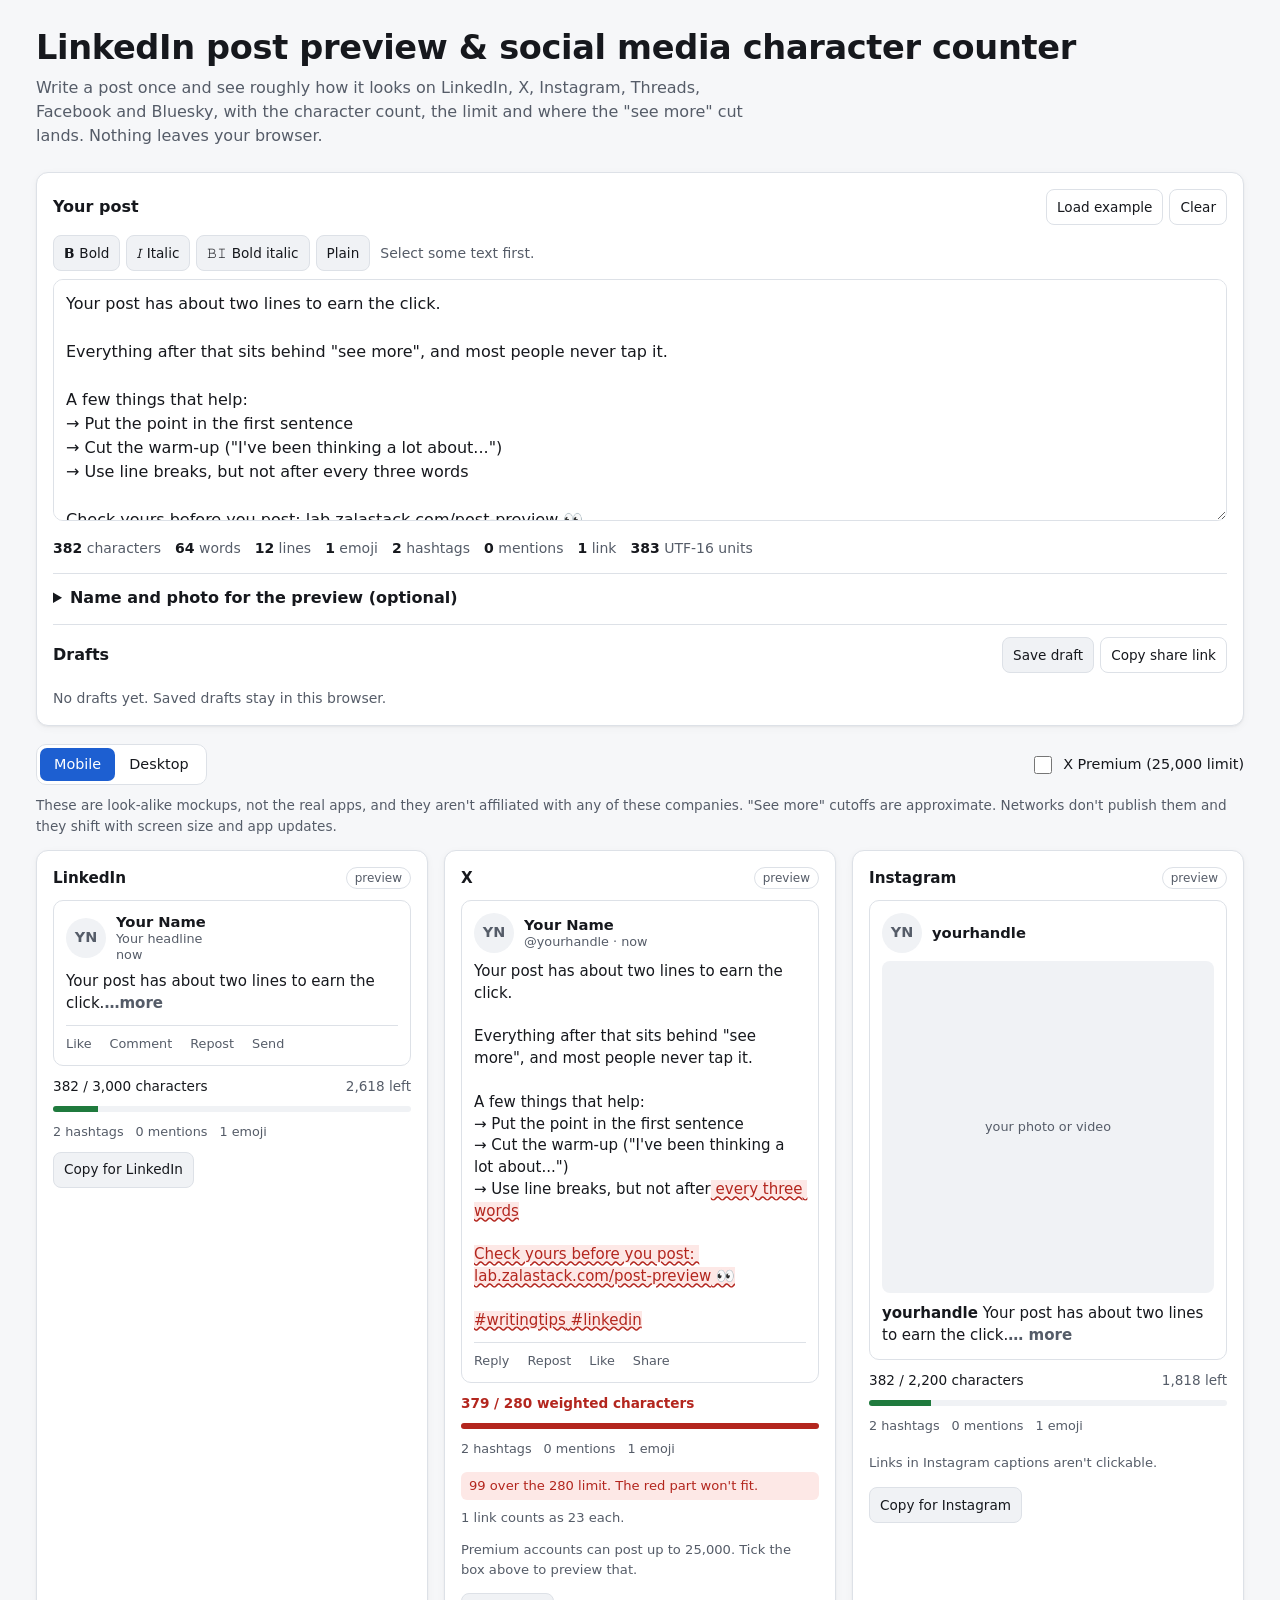
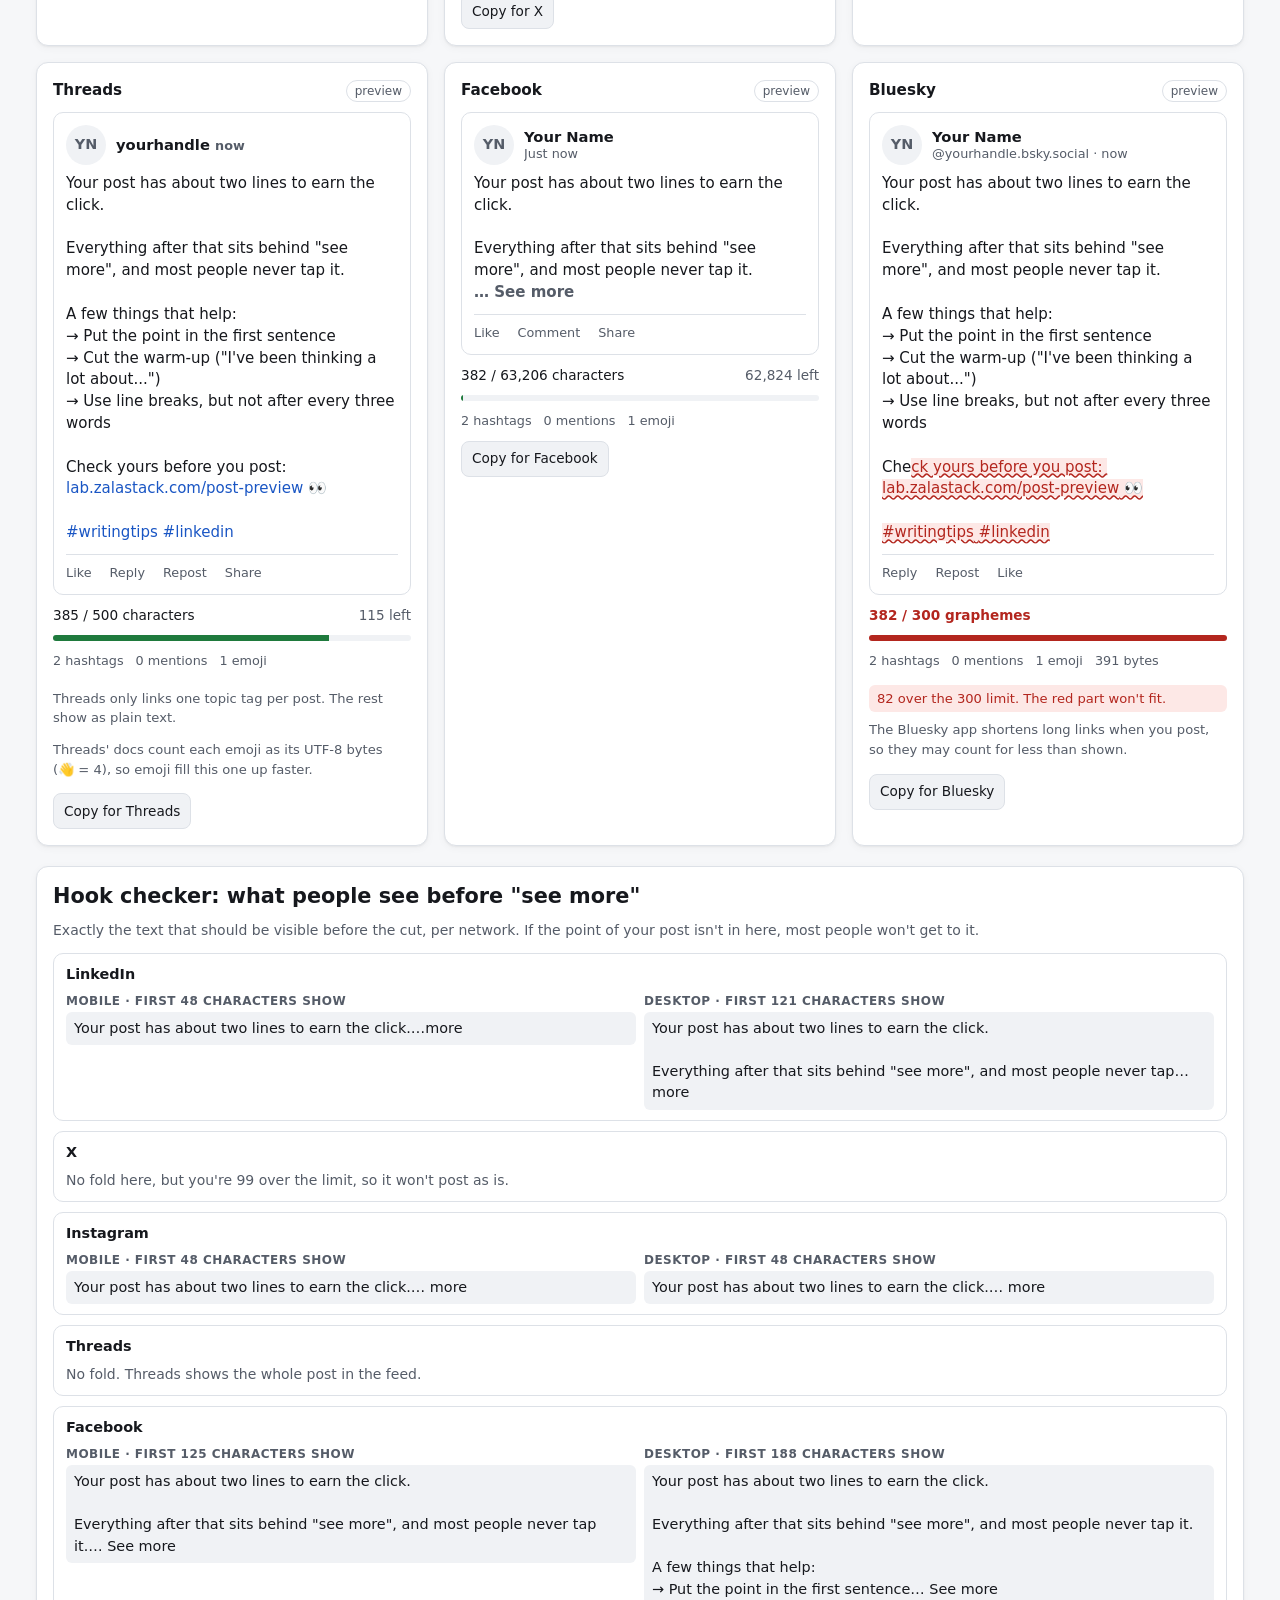
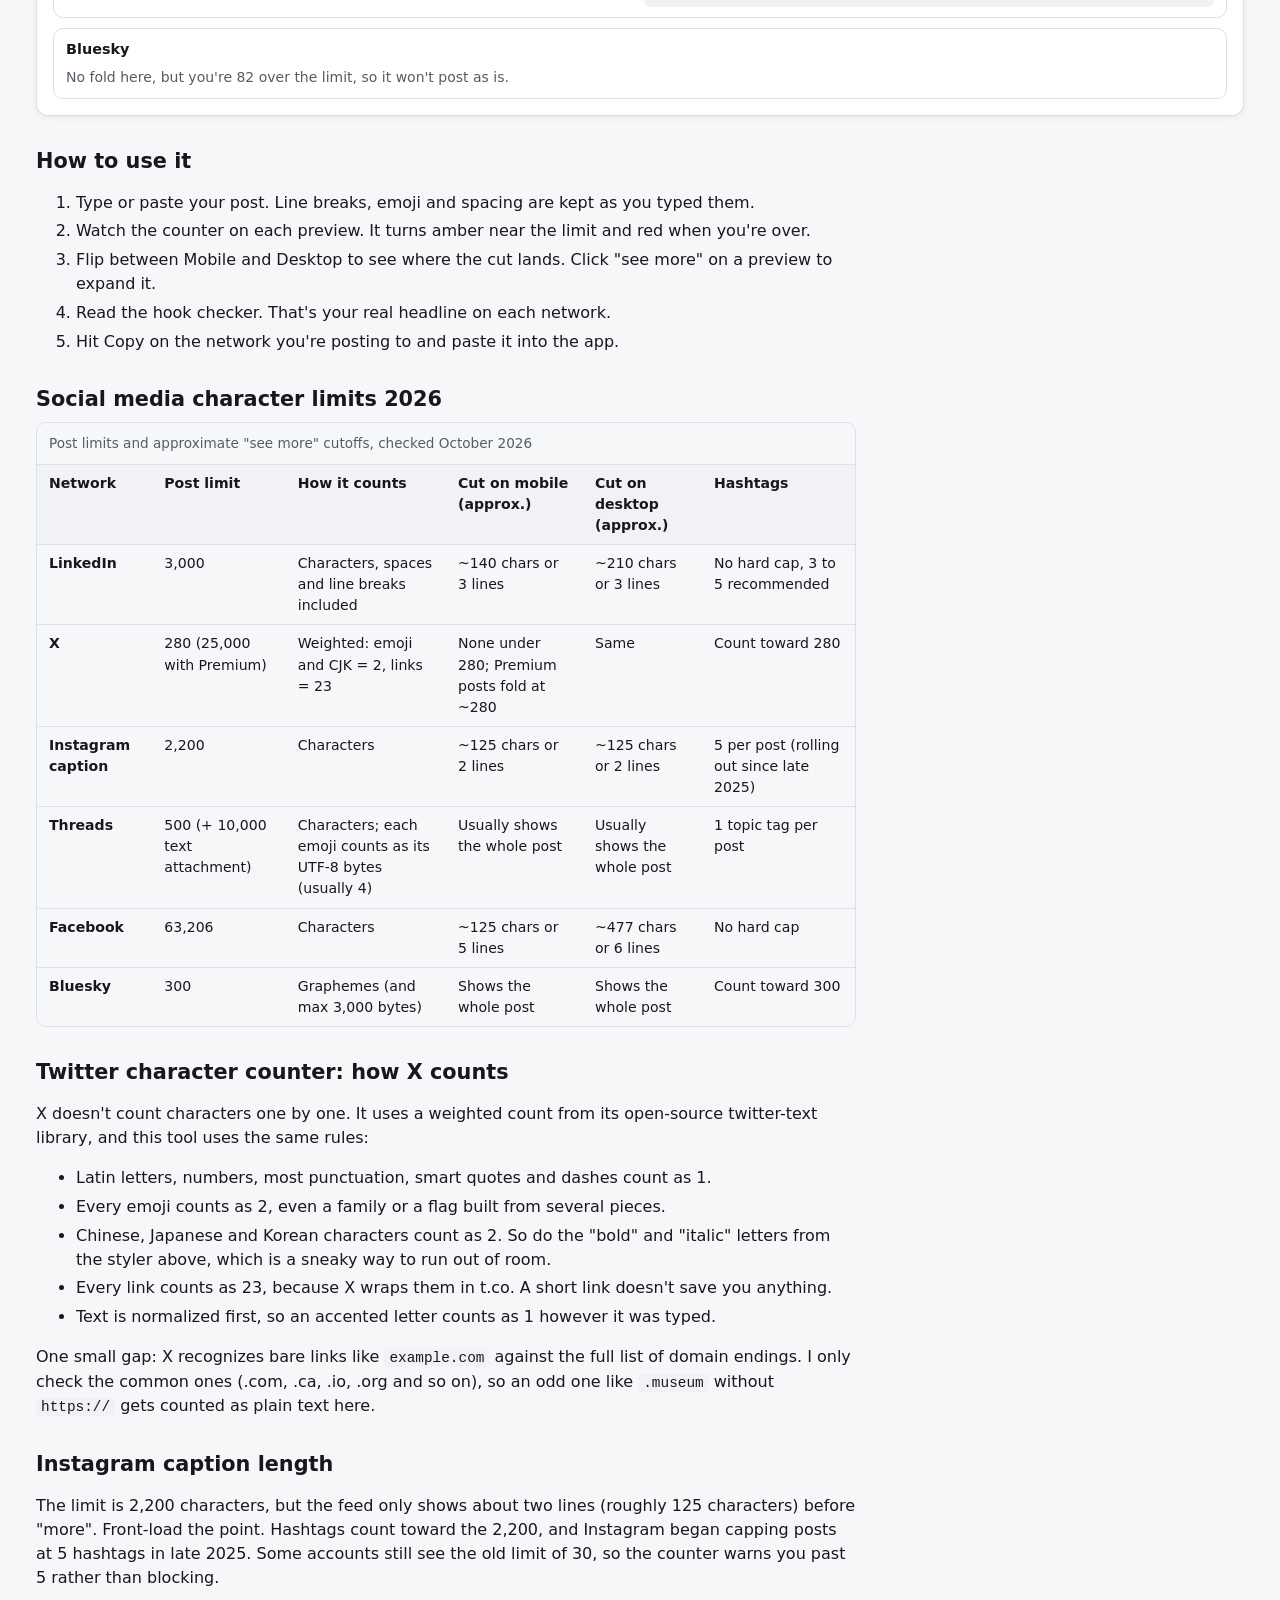
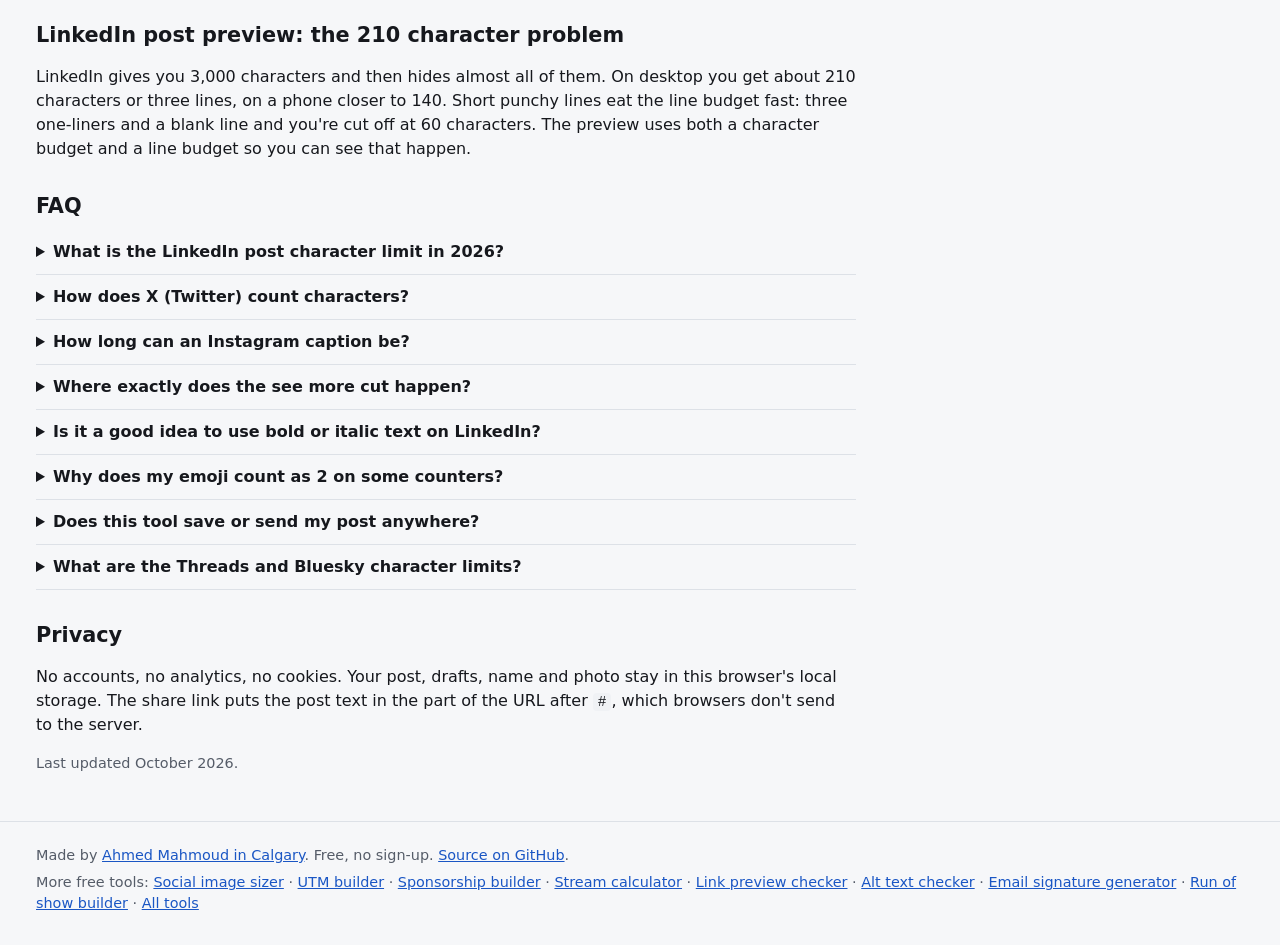
<file: index.html>
<!doctype html>
<html lang="en">
<head>
<meta charset="utf-8">
<meta name="viewport" content="width=device-width, initial-scale=1">
<title>LinkedIn Post Preview &amp; Social Media Character Counter</title>
<meta name="description" content="Free LinkedIn post preview and character counter for X, Instagram, Threads, Facebook and Bluesky. See the see-more cutoff before you post.">
<link rel="canonical" href="https://lab.zalastack.com/post-preview/">
<meta name="theme-color" content="#f6f7f9" media="(prefers-color-scheme: light)">
<meta name="theme-color" content="#14161a" media="(prefers-color-scheme: dark)">
<meta name="color-scheme" content="light dark">
<link rel="icon" href="favicon.svg" type="image/svg+xml">
<meta property="og:type" content="website">
<meta property="og:title" content="Post Preview: LinkedIn post preview and social character counter">
<meta property="og:description" content="Write once, see it on LinkedIn, X, Instagram, Threads, Facebook and Bluesky, with limits and see-more cutoffs.">
<meta property="og:url" content="https://lab.zalastack.com/post-preview/">
<meta property="og:image" content="https://lab.zalastack.com/post-preview/og.png">
<meta property="og:image:width" content="1200">
<meta property="og:image:height" content="630">
<meta name="twitter:card" content="summary_large_image">
<meta name="twitter:title" content="Post Preview: LinkedIn post preview and social character counter">
<meta name="twitter:description" content="Write once, see it on six networks, with character limits and see-more cutoffs. Free, no sign-up.">
<meta name="twitter:image" content="https://lab.zalastack.com/post-preview/og.png">
<link rel="stylesheet" href="style.css">
<script type="application/ld+json">
{
  "@context": "https://schema.org",
  "@graph": [
    {
      "@type": "WebApplication",
      "name": "Post Preview",
      "url": "https://lab.zalastack.com/post-preview/",
      "description": "Preview a social post on LinkedIn, X, Instagram, Threads, Facebook and Bluesky, with character limits and see-more cutoffs.",
      "applicationCategory": "UtilitiesApplication",
      "operatingSystem": "Any",
      "offers": {"@type": "Offer", "price": "0", "priceCurrency": "CAD"},
      "datePublished": "2026-10-21",
      "author": {"@type":"Person","name":"Ahmed Mahmoud","url":"https://lab.zalastack.com/","jobTitle":"Founder, FirstShow","address":{"@type":"PostalAddress","addressLocality":"Calgary","addressRegion":"AB","addressCountry":"CA"},"sameAs":["https://github.com/mizoz","https://www.linkedin.com/in/ahmed-m-82ba28169/","https://firstshow.ca"]}
    },
    {
      "@type": "HowTo",
      "name": "How to preview a social media post before you publish",
      "step": [
        {"@type": "HowToStep", "name": "Write", "text": "Type or paste your post in the box. Line breaks and emoji are kept."},
        {"@type": "HowToStep", "name": "Check the counts", "text": "Each preview shows its count against that network's limit, plus hashtags, mentions and emoji."},
        {"@type": "HowToStep", "name": "Check the fold", "text": "Switch between mobile and desktop to see where the see-more cut lands, and read your hook in the hook checker."},
        {"@type": "HowToStep", "name": "Copy", "text": "Use the copy button on the network you're posting to, then paste it into the app."}
      ]
    },
    {
      "@type": "FAQPage",
      "mainEntity": [
        {"@type":"Question","name":"What is the LinkedIn post character limit in 2026?","acceptedAnswer":{"@type":"Answer","text":"3,000 characters for a normal post, spaces and line breaks included. Only about the first 140 characters show on mobile and about 210 on desktop before the see-more link, and fewer if you use short lines."}},
        {"@type":"Question","name":"How does X (Twitter) count characters?","acceptedAnswer":{"@type":"Answer","text":"X uses a weighted count with a 280 limit. Most Latin letters, numbers and punctuation count as 1. Emoji, Chinese, Japanese and Korean characters and most other symbols count as 2. Every link counts as 23 no matter how long it is. This tool uses the same weighting rules as X's open-source twitter-text library."}},
        {"@type":"Question","name":"How long can an Instagram caption be?","acceptedAnswer":{"@type":"Answer","text":"2,200 characters. The feed shows roughly the first 125 characters, about two lines, before the more link. Instagram also began limiting posts to 5 hashtags in late 2025."}},
        {"@type":"Question","name":"Where exactly does the see more cut happen?","acceptedAnswer":{"@type":"Answer","text":"No network publishes it, and it changes with screen width, font size and app version. The cutoffs here are approximate, based on observed behaviour in 2026: a character budget plus a line budget, whichever runs out first."}},
        {"@type":"Question","name":"Is it a good idea to use bold or italic text on LinkedIn?","acceptedAnswer":{"@type":"Answer","text":"Use it sparingly. The bold and italic letters are actually math symbols, so screen readers may read them letter by letter or skip them, and they don't show up in search. Keep them off names, keywords and anything important."}},
        {"@type":"Question","name":"Why does my emoji count as 2 on some counters?","acceptedAnswer":{"@type":"Answer","text":"Many emoji are stored as two or more code units, and skin tones or families join several together. This tool counts what you see (a grapheme) as one, except on X, where every emoji counts as 2, and Threads, whose docs count an emoji as its UTF-8 bytes (usually 4)."}},
        {"@type":"Question","name":"Does this tool save or send my post anywhere?","acceptedAnswer":{"@type":"Answer","text":"No. Everything runs in your browser. Drafts, your name and photo are saved only in your browser's local storage, and you can delete them any time."}},
        {"@type":"Question","name":"What are the Threads and Bluesky character limits?","acceptedAnswer":{"@type":"Answer","text":"Threads allows 500 characters per post, plus an optional text attachment of up to 10,000. Threads' developer docs count each emoji as its UTF-8 bytes, so a typical emoji uses 4. Bluesky allows 300 graphemes per post."}}
      ]
    }
  ]
}
</script>
</head>
<body>
<a class="skip" href="#composer">Skip to the editor</a>
<header class="top">
  <div class="wrap">
    <h1>LinkedIn post preview &amp; social media character counter</h1>
    <p class="lede">Write a post once and see roughly how it looks on LinkedIn, X, Instagram, Threads, Facebook and Bluesky, with the character count, the limit and where the "see more" cut lands. Nothing leaves your browser.</p>
  </div>
</header>

<main class="wrap">
  <section class="tool" aria-label="Post editor and previews">
    <div class="editor card">
      <div class="row between">
        <label for="composer" class="lbl">Your post</label>
        <div class="row gap-s">
          <button type="button" class="btn ghost small" id="btnExample">Load example</button>
          <button type="button" class="btn ghost small" id="btnClear">Clear</button>
        </div>
      </div>
      <div class="fmt" role="toolbar" aria-label="Text styling">
        <button type="button" class="btn small" data-style="bold" title="Bold the selected text"><span aria-hidden="true">𝗕</span> Bold</button>
        <button type="button" class="btn small" data-style="italic" title="Italicize the selected text"><span aria-hidden="true">𝘐</span> Italic</button>
        <button type="button" class="btn small" data-style="bolditalic" title="Bold italic"><span aria-hidden="true">𝙱𝙸</span> Bold italic</button>
        <button type="button" class="btn small" data-style="plain" title="Turn styled letters back into normal text">Plain</button>
        <span class="hint" id="fmtHint">Select some text first.</span>
      </div>
      <textarea id="composer" rows="9" spellcheck="true" placeholder="Start with the line you want people to read before they hit 'see more'…"></textarea>
      <p class="warn" id="fancyWarn" hidden>Heads up: styled letters are really math symbols. Screen readers can read them letter by letter or skip them, and search won't match them. Keep them off names and key words.</p>
      <div class="stats" id="stats" aria-live="polite"></div>

      <details class="profile">
        <summary>Name and photo for the preview (optional)</summary>
        <div class="grid2">
          <div class="field">
            <label for="pName">Display name</label>
            <input id="pName" type="text" autocomplete="off" placeholder="Your Name">
          </div>
          <div class="field">
            <label for="pHandle">Handle</label>
            <input id="pHandle" type="text" autocomplete="off" placeholder="yourhandle">
          </div>
          <div class="field">
            <label for="pHeadline">Headline (LinkedIn)</label>
            <input id="pHeadline" type="text" autocomplete="off" placeholder="What you do">
          </div>
          <div class="field">
            <label for="pPhoto">Photo</label>
            <input id="pPhoto" type="file" accept="image/*">
            <button type="button" class="btn ghost small" id="btnNoPhoto" hidden>Remove photo</button>
          </div>
        </div>
        <p class="hint">The photo is shrunk and kept in this browser only.</p>
      </details>

      <div class="drafts">
        <div class="row between">
          <h2 class="h3">Drafts</h2>
          <div class="row gap-s">
            <button type="button" class="btn small" id="btnSave">Save draft</button>
            <button type="button" class="btn ghost small" id="btnShare">Copy share link</button>
          </div>
        </div>
        <ul id="draftList" class="draft-list"></ul>
        <p class="hint" id="draftEmpty">No drafts yet. Saved drafts stay in this browser.</p>
      </div>
    </div>

    <div class="controls row between">
      <fieldset class="seg" aria-label="Preview size">
        <legend class="sr">Preview size</legend>
        <input type="radio" name="device" id="dMobile" value="mobile" checked><label for="dMobile">Mobile</label>
        <input type="radio" name="device" id="dDesktop" value="desktop"><label for="dDesktop">Desktop</label>
      </fieldset>
      <label class="check"><input type="checkbox" id="xPremium"> X Premium (25,000 limit)</label>
    </div>

    <p class="note">These are look-alike mockups, not the real apps, and they aren't affiliated with any of these companies. "See more" cutoffs are approximate. Networks don't publish them and they shift with screen size and app updates.</p>

    <div class="previews" id="previews"></div>

    <section class="hook card" aria-labelledby="hookH">
      <h2 id="hookH">Hook checker: what people see before "see more"</h2>
      <p class="hint">Exactly the text that should be visible before the cut, per network. If the point of your post isn't in here, most people won't get to it.</p>
      <div id="hooks" class="hooks"></div>
    </section>
  </section>

  <article class="content">
    <h2>How to use it</h2>
    <ol>
      <li>Type or paste your post. Line breaks, emoji and spacing are kept as you typed them.</li>
      <li>Watch the counter on each preview. It turns amber near the limit and red when you're over.</li>
      <li>Flip between Mobile and Desktop to see where the cut lands. Click "see more" on a preview to expand it.</li>
      <li>Read the hook checker. That's your real headline on each network.</li>
      <li>Hit Copy on the network you're posting to and paste it into the app.</li>
    </ol>

    <h2 id="limits">Social media character limits 2026</h2>
    <div class="table-wrap">
      <table>
        <caption>Post limits and approximate "see more" cutoffs, checked October 2026</caption>
        <thead>
          <tr><th scope="col">Network</th><th scope="col">Post limit</th><th scope="col">How it counts</th><th scope="col">Cut on mobile (approx.)</th><th scope="col">Cut on desktop (approx.)</th><th scope="col">Hashtags</th></tr>
        </thead>
        <tbody>
          <tr><th scope="row">LinkedIn</th><td>3,000</td><td>Characters, spaces and line breaks included</td><td>~140 chars or 3 lines</td><td>~210 chars or 3 lines</td><td>No hard cap, 3 to 5 recommended</td></tr>
          <tr><th scope="row">X</th><td>280 (25,000 with Premium)</td><td>Weighted: emoji and CJK = 2, links = 23</td><td>None under 280; Premium posts fold at ~280</td><td>Same</td><td>Count toward 280</td></tr>
          <tr><th scope="row">Instagram caption</th><td>2,200</td><td>Characters</td><td>~125 chars or 2 lines</td><td>~125 chars or 2 lines</td><td>5 per post (rolling out since late 2025)</td></tr>
          <tr><th scope="row">Threads</th><td>500 (+ 10,000 text attachment)</td><td>Characters; each emoji counts as its UTF-8 bytes (usually 4)</td><td>Usually shows the whole post</td><td>Usually shows the whole post</td><td>1 topic tag per post</td></tr>
          <tr><th scope="row">Facebook</th><td>63,206</td><td>Characters</td><td>~125 chars or 5 lines</td><td>~477 chars or 6 lines</td><td>No hard cap</td></tr>
          <tr><th scope="row">Bluesky</th><td>300</td><td>Graphemes (and max 3,000 bytes)</td><td>Shows the whole post</td><td>Shows the whole post</td><td>Count toward 300</td></tr>
        </tbody>
      </table>
    </div>

    <h2 id="x">Twitter character counter: how X counts</h2>
    <p>X doesn't count characters one by one. It uses a weighted count from its open-source twitter-text library, and this tool uses the same rules:</p>
    <ul>
      <li>Latin letters, numbers, most punctuation, smart quotes and dashes count as 1.</li>
      <li>Every emoji counts as 2, even a family or a flag built from several pieces.</li>
      <li>Chinese, Japanese and Korean characters count as 2. So do the "bold" and "italic" letters from the styler above, which is a sneaky way to run out of room.</li>
      <li>Every link counts as 23, because X wraps them in t.co. A short link doesn't save you anything.</li>
      <li>Text is normalized first, so an accented letter counts as 1 however it was typed.</li>
    </ul>
    <p>One small gap: X recognizes bare links like <code>example.com</code> against the full list of domain endings. I only check the common ones (.com, .ca, .io, .org and so on), so an odd one like <code>.museum</code> without <code>https://</code> gets counted as plain text here.</p>

    <h2 id="instagram">Instagram caption length</h2>
    <p>The limit is 2,200 characters, but the feed only shows about two lines (roughly 125 characters) before "more". Front-load the point. Hashtags count toward the 2,200, and Instagram began capping posts at 5 hashtags in late 2025. Some accounts still see the old limit of 30, so the counter warns you past 5 rather than blocking.</p>

    <h2 id="linkedin">LinkedIn post preview: the 210 character problem</h2>
    <p>LinkedIn gives you 3,000 characters and then hides almost all of them. On desktop you get about 210 characters or three lines, on a phone closer to 140. Short punchy lines eat the line budget fast: three one-liners and a blank line and you're cut off at 60 characters. The preview uses both a character budget and a line budget so you can see that happen.</p>

    <h2 id="faq">FAQ</h2>
    <div class="faq">
      <details><summary>What is the LinkedIn post character limit in 2026?</summary><p>3,000 characters for a normal post, spaces and line breaks included. Only about the first 140 characters show on mobile and about 210 on desktop before the see-more link, and fewer if you use short lines.</p></details>
      <details><summary>How does X (Twitter) count characters?</summary><p>X uses a weighted count with a 280 limit. Most Latin letters, numbers and punctuation count as 1. Emoji, Chinese, Japanese and Korean characters and most other symbols count as 2. Every link counts as 23 no matter how long it is. This tool uses the same weighting rules as X's open-source twitter-text library.</p></details>
      <details><summary>How long can an Instagram caption be?</summary><p>2,200 characters. The feed shows roughly the first 125 characters, about two lines, before the more link. Instagram also began limiting posts to 5 hashtags in late 2025.</p></details>
      <details><summary>Where exactly does the see more cut happen?</summary><p>No network publishes it, and it changes with screen width, font size and app version. The cutoffs here are approximate, based on observed behaviour in 2026: a character budget plus a line budget, whichever runs out first.</p></details>
      <details><summary>Is it a good idea to use bold or italic text on LinkedIn?</summary><p>Use it sparingly. The bold and italic letters are actually math symbols, so screen readers may read them letter by letter or skip them, and they don't show up in search. Keep them off names, keywords and anything important.</p></details>
      <details><summary>Why does my emoji count as 2 on some counters?</summary><p>Many emoji are stored as two or more code units, and skin tones or families join several together. This tool counts what you see (a grapheme) as one, except on X, where every emoji counts as 2, and Threads, whose docs count an emoji as its UTF-8 bytes (usually 4).</p></details>
      <details><summary>Does this tool save or send my post anywhere?</summary><p>No. Everything runs in your browser. Drafts, your name and photo are saved only in your browser's local storage, and you can delete them any time.</p></details>
      <details><summary>What are the Threads and Bluesky character limits?</summary><p>Threads allows 500 characters per post, plus an optional text attachment of up to 10,000. Threads' developer docs count each emoji as its UTF-8 bytes, so a typical emoji uses 4. Bluesky allows 300 graphemes per post.</p></details>
    </div>

    <h2>Privacy</h2>
    <p>No accounts, no analytics, no cookies. Your post, drafts, name and photo stay in this browser's local storage. The share link puts the post text in the part of the URL after <code>#</code>, which browsers don't send to the server.</p>
    <p class="updated">Last updated October 2026.</p>
  </article>
</main>

<footer class="foot">
  <div class="wrap">
    <p>Made by <a href="https://lab.zalastack.com/">Ahmed Mahmoud in Calgary</a>. Free, no sign-up. <a href="https://github.com/mizoz/post-preview">Source on GitHub</a>.</p>
    <p class="more-tools">More free tools:
      <a href="https://lab.zalastack.com/social-image-sizer/">Social image sizer</a> ·
      <a href="https://lab.zalastack.com/utm-builder/">UTM builder</a> ·
      <a href="https://lab.zalastack.com/sponsorship-builder/">Sponsorship builder</a> ·
      <a href="https://lab.zalastack.com/stream-calc/">Stream calculator</a> · <a href="https://lab.zalastack.com/og-preview/">Link preview checker</a> · <a href="https://lab.zalastack.com/alt-text-checker/">Alt text checker</a> · <a href="https://lab.zalastack.com/email-signature/">Email signature generator</a> · <a href="https://lab.zalastack.com/run-of-show/">Run of show builder</a> · <a href="https://lab.zalastack.com/tools/">All tools</a>
    </p>
  </div>
</footer>
<div class="toast" id="toast" role="status" aria-live="polite"></div>
<script src="count.js"></script>
<script src="app.js"></script>
</body>
</html>
</file>
<file: style.css>
:root {
  --bg: #f6f7f9;
  --surface: #ffffff;
  --surface-2: #f0f2f5;
  --text: #16181d;
  --muted: #555c68;
  --line: #dde1e7;
  --accent: #1d5fd1;
  --accent-text: #ffffff;
  --link: #1a56c4;
  --ok: #1f7a3d;
  --warn: #8a5a00;
  --warn-bg: #fff4dc;
  --bad: #b3261e;
  --bad-bg: #fde8e6;
  --fold: #c2410c;
  --focus: #1d5fd1;
  --radius: 12px;
  --shadow: 0 1px 2px rgba(0,0,0,.05), 0 2px 8px rgba(0,0,0,.04);
  color-scheme: light dark;
}
@media (prefers-color-scheme: dark) {
  :root {
    --bg: #14161a;
    --surface: #1d2026;
    --surface-2: #262a31;
    --text: #e9ebef;
    --muted: #a7aeba;
    --line: #343943;
    --accent: #6ea2ff;
    --accent-text: #0d1220;
    --link: #8ab4ff;
    --ok: #6fd28f;
    --warn: #f3c25a;
    --warn-bg: #3a2f14;
    --bad: #ff8a80;
    --bad-bg: #3d1d1b;
    --fold: #fb923c;
    --focus: #8ab4ff;
    --shadow: none;
  }
}

* { box-sizing: border-box; }
html { -webkit-text-size-adjust: 100%; }
body {
  margin: 0;
  background: var(--bg);
  color: var(--text);
  font: 16px/1.5 system-ui, -apple-system, "Segoe UI", Roboto, "Helvetica Neue", Arial, sans-serif;
}
a { color: var(--link); }
:focus-visible { outline: 3px solid var(--focus); outline-offset: 2px; border-radius: 4px; }
.wrap { max-width: 1240px; margin: 0 auto; padding: 0 16px; }
.sr { position: absolute; width: 1px; height: 1px; overflow: hidden; clip: rect(0 0 0 0); white-space: nowrap; }
.skip { position: absolute; left: -999px; top: 8px; background: var(--surface); padding: 8px 12px; z-index: 10; }
.skip:focus { left: 8px; }

.top { padding: 28px 0 12px; }
h1 { font-size: clamp(1.45rem, 3.4vw, 2.1rem); line-height: 1.2; margin: 0 0 8px; letter-spacing: -.01em; }
.lede { color: var(--muted); max-width: 70ch; margin: 0; }
h2 { font-size: 1.3rem; margin: 2rem 0 .6rem; line-height: 1.3; }
.h3 { font-size: 1rem; margin: 0; }

.card { background: var(--surface); border: 1px solid var(--line); border-radius: var(--radius); box-shadow: var(--shadow); padding: 16px; }
.row { display: flex; align-items: center; flex-wrap: wrap; gap: 12px; }
.between { justify-content: space-between; }
.gap-s { gap: 6px; }
.lbl { font-weight: 600; }
.hint { color: var(--muted); font-size: .875rem; margin: .4rem 0 0; }
.note { color: var(--muted); font-size: .85rem; margin: 10px 0 14px; }

.btn {
  font: inherit; font-size: .95rem;
  border: 1px solid var(--line); background: var(--surface-2); color: var(--text);
  border-radius: 8px; padding: 8px 14px; cursor: pointer; min-height: 40px;
}
.btn:hover { border-color: var(--muted); }
.btn.small { font-size: .85rem; padding: 6px 10px; min-height: 36px; }
.btn.ghost { background: transparent; }
.btn.primary { background: var(--accent); color: var(--accent-text); border-color: var(--accent); }

.tool { margin-top: 12px; }
.fmt { display: flex; flex-wrap: wrap; gap: 6px; align-items: center; margin: 10px 0 8px; }
.fmt .hint { margin: 0 0 0 4px; }
textarea {
  width: 100%; min-height: 200px; resize: vertical;
  font: inherit; font-size: 16px; line-height: 1.5;
  color: var(--text); background: var(--surface);
  border: 1px solid var(--line); border-radius: 10px; padding: 12px;
}
input[type=text] { width: 100%; font: inherit; color: var(--text); background: var(--surface); border: 1px solid var(--line); border-radius: 8px; padding: 8px 10px; min-height: 40px; }
input[type=file] { font-size: .85rem; max-width: 100%; color: var(--text); }
.field label { display: block; font-size: .875rem; font-weight: 600; margin-bottom: 4px; }
.grid2 { display: grid; grid-template-columns: 1fr; gap: 12px; margin-top: 12px; }
@media (min-width: 640px) { .grid2 { grid-template-columns: 1fr 1fr; } }

.warn { background: var(--warn-bg); color: var(--warn); border-radius: 8px; padding: 8px 12px; font-size: .9rem; margin: 8px 0 0; }
.stats { display: flex; flex-wrap: wrap; gap: 6px 14px; font-size: .875rem; color: var(--muted); margin-top: 10px; }
.stats b { color: var(--text); font-variant-numeric: tabular-nums; }

.profile { margin-top: 14px; border-top: 1px solid var(--line); padding-top: 12px; }
.profile summary, .faq summary { cursor: pointer; font-weight: 600; }

.drafts { margin-top: 14px; border-top: 1px solid var(--line); padding-top: 12px; }
.draft-list { list-style: none; padding: 0; margin: 8px 0 0; display: grid; gap: 6px; }
.draft-list li { display: flex; gap: 8px; align-items: center; background: var(--surface-2); border-radius: 8px; padding: 6px 6px 6px 10px; }
.draft-list .dtext { flex: 1; min-width: 0; overflow: hidden; text-overflow: ellipsis; white-space: nowrap; font-size: .9rem; }
.draft-list time { color: var(--muted); font-size: .8rem; white-space: nowrap; }

.controls { margin-top: 18px; }
.seg { border: 1px solid var(--line); border-radius: 10px; padding: 3px; margin: 0; display: inline-flex; background: var(--surface); }
.seg input { position: absolute; opacity: 0; width: 1px; height: 1px; }
.seg label { padding: 6px 14px; border-radius: 7px; cursor: pointer; font-size: .9rem; }
.seg input:checked + label { background: var(--accent); color: var(--accent-text); }
.seg input:focus-visible + label { outline: 3px solid var(--focus); outline-offset: 1px; }
.check { display: inline-flex; gap: 8px; align-items: center; font-size: .9rem; cursor: pointer; }
.check input { width: 18px; height: 18px; }

.previews { display: grid; gap: 16px; grid-template-columns: 1fr; }
@media (min-width: 760px) { .previews { grid-template-columns: repeat(2, minmax(0, 1fr)); } }
@media (min-width: 1140px) { .previews { grid-template-columns: repeat(3, minmax(0, 1fr)); } }
.previews.desktop { grid-template-columns: 1fr; }
@media (min-width: 1000px) { .previews.desktop { grid-template-columns: repeat(2, minmax(0, 1fr)); } }

.pv { display: flex; flex-direction: column; gap: 10px; min-width: 0; }
.pv-head { display: flex; justify-content: space-between; align-items: center; gap: 8px; }
.pv-name { font-weight: 700; font-size: .95rem; margin: 0; }
.pv-tag { font-size: .75rem; color: var(--muted); border: 1px solid var(--line); border-radius: 999px; padding: 1px 8px; }

.mock { border: 1px solid var(--line); border-radius: 10px; padding: 12px; background: var(--surface); margin: 0 auto; width: 100%; }
.previews:not(.desktop) .mock { max-width: 380px; }
.mock .who { display: flex; gap: 10px; align-items: center; margin-bottom: 8px; min-width: 0; }
.avatar { width: 40px; height: 40px; border-radius: 50%; background: var(--surface-2); color: var(--muted); display: grid; place-items: center; font-weight: 700; flex: none; overflow: hidden; font-size: .9rem; }
.avatar img { width: 100%; height: 100%; object-fit: cover; }
.mock.square .avatar { border-radius: 10px; }
.who-text { min-width: 0; line-height: 1.25; }
.who-name { font-weight: 700; font-size: .92rem; overflow: hidden; text-overflow: ellipsis; white-space: nowrap; }
.who-sub { color: var(--muted); font-size: .8rem; overflow: hidden; text-overflow: ellipsis; white-space: nowrap; }
.body { white-space: pre-wrap; overflow-wrap: anywhere; font-size: .94rem; line-height: 1.45; }
.body .ent { color: var(--link); }
.body .hid { background: var(--bad-bg); }
.body .over { background: var(--bad-bg); color: var(--bad); text-decoration: underline wavy; }
.morebtn { background: none; border: 0; padding: 0; font: inherit; color: var(--muted); font-weight: 600; cursor: pointer; }
.morebtn:hover { text-decoration: underline; }
.foldmark { display: block; border-top: 2px dashed var(--fold); margin: 6px 0; position: relative; }
.foldmark span { position: absolute; right: 0; top: -11px; background: var(--surface); color: var(--fold); font-size: .7rem; font-weight: 700; padding: 0 4px; }
.mock .media { margin-top: 10px; background: var(--surface-2); border-radius: 8px; aspect-ratio: 4 / 5; display: grid; place-items: center; color: var(--muted); font-size: .8rem; }
.mock.ig .media { margin: 0 0 10px; aspect-ratio: 1; }
.mock .ig-name { font-weight: 700; }
.mock .actions { display: flex; gap: 18px; margin-top: 10px; color: var(--muted); font-size: .8rem; border-top: 1px solid var(--line); padding-top: 8px; }

.meter { height: 6px; border-radius: 99px; background: var(--surface-2); overflow: hidden; }
.meter i { display: block; height: 100%; background: var(--ok); width: 0; }
.meter.near i { background: var(--warn); }
.meter.over i { background: var(--bad); }
.pv-count { display: flex; justify-content: space-between; gap: 8px; font-size: .85rem; font-variant-numeric: tabular-nums; }
.pv-count .left { color: var(--muted); }
.pv-count .bad { color: var(--bad); font-weight: 700; }
.pv-meta { display: flex; flex-wrap: wrap; gap: 4px 12px; font-size: .8rem; color: var(--muted); }
.pv-msgs { margin: 0; padding: 0; list-style: none; font-size: .82rem; }
.pv-msgs li { padding: 4px 8px; border-radius: 6px; margin-top: 4px; }
.pv-msgs .w { background: var(--warn-bg); color: var(--warn); }
.pv-msgs .e { background: var(--bad-bg); color: var(--bad); }
.pv-msgs .i { color: var(--muted); padding-left: 0; }

.hook { margin-top: 20px; }
.hook h2 { margin-top: 0; }
.hooks { display: grid; gap: 10px; margin-top: 12px; }
.hk { border: 1px solid var(--line); border-radius: 10px; padding: 10px 12px; }
.hk h3 { font-size: .9rem; margin: 0 0 6px; }
.hk .pair { display: grid; gap: 8px; grid-template-columns: 1fr; }
@media (min-width: 760px) { .hk .pair { grid-template-columns: 1fr 1fr; } }
.hk .lab { font-size: .75rem; color: var(--muted); font-weight: 600; text-transform: uppercase; letter-spacing: .04em; }
.hk .txt { white-space: pre-wrap; overflow-wrap: anywhere; font-size: .9rem; background: var(--surface-2); border-radius: 6px; padding: 6px 8px; margin-top: 2px; }

.content { max-width: 820px; padding-bottom: 32px; }
.content li { margin-bottom: .3rem; }
code { background: var(--surface-2); padding: 1px 5px; border-radius: 4px; font-size: .9em; }
.table-wrap { overflow-x: auto; border: 1px solid var(--line); border-radius: 10px; }
table { border-collapse: collapse; width: 100%; font-size: .88rem; min-width: 640px; }
caption { text-align: left; padding: 10px 12px; color: var(--muted); font-size: .85rem; }
th, td { text-align: left; padding: 8px 12px; border-top: 1px solid var(--line); vertical-align: top; }
thead th { background: var(--surface-2); }
.faq details { border-bottom: 1px solid var(--line); padding: 10px 0; }
.faq p { margin: .5rem 0 0; color: var(--text); }
.updated { color: var(--muted); font-size: .9rem; }

.foot { border-top: 1px solid var(--line); padding: 18px 0 28px; font-size: .9rem; color: var(--muted); }
.foot p { margin: .3rem 0; }

.toast { position: fixed; left: 50%; bottom: 20px; transform: translateX(-50%); background: var(--text); color: var(--bg); padding: 8px 14px; border-radius: 8px; font-size: .9rem; opacity: 0; pointer-events: none; transition: opacity .15s; }
.toast.show { opacity: 1; }
@media (prefers-reduced-motion: reduce) { .toast { transition: none; } }
</file>
